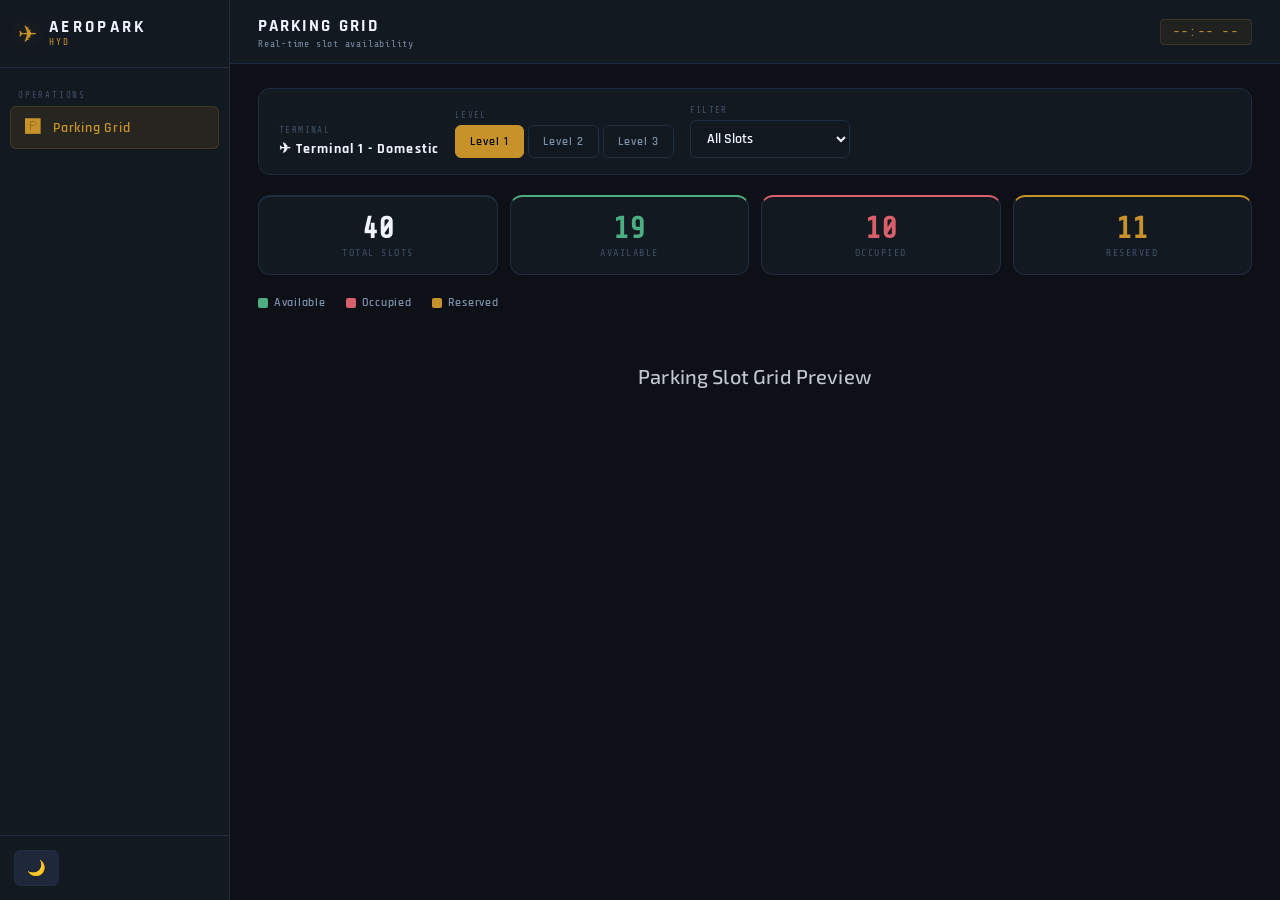
<file: Airport Parking Reservation System_V1/homepage.html>
<!DOCTYPE html>
<html lang="en" data-theme="dark">

<head>
  <meta charset="UTF-8" />
  <meta name="viewport" content="width=device-width, initial-scale=1.0" />

  <title>Aeropark Homepage</title>

  <link rel="preconnect" href="https://fonts.googleapis.com" />
  <link
    href="https://fonts.googleapis.com/css2?family=Rajdhani:wght@400;500;600;700&family=Share+Tech+Mono&family=Exo+2:wght@300;400;500;600;700&display=swap"
    rel="stylesheet" />

  <link rel="stylesheet" href="style.css" />
</head>

<body>

  <div id="appShell">

    <!-- SIDEBAR -->
    <aside id="sidebar">

      <div class="sidebar-header">
        <div class="sidebar-brand">
          <span class="sb-icon">✈</span>

          <div>
            <div class="sb-name">AEROPARK</div>
            <div class="sb-code">HYD</div>
          </div>
        </div>
      </div>

      <nav class="sidebar-nav">

        <div class="nav-section-label">OPERATIONS</div>

        <a class="nav-item active">
          <span class="nav-icon">🅿</span>
          <span class="nav-label">Parking Grid</span>
        </a>

      </nav>

      <div class="sidebar-footer">
        <button class="theme-toggle-btn">🌙</button>
      </div>

    </aside>

    <!-- MAIN CONTENT -->
    <main id="mainContent">

      <!-- TOP BAR -->
      <header id="topBar">

        <div class="topbar-left">
          <div class="page-title">PARKING GRID</div>

          <div class="page-subtitle">
            Real-time slot availability
          </div>
        </div>

        <div class="topbar-right">
          <div class="clock-widget">
            --:-- --
          </div>
        </div>

      </header>

      <!-- DASHBOARD -->
      <section id="page-dashboard" class="page-section">

        <!-- CONTROLS -->
        <div class="controls-bar">

          <div class="control-group">
            <label class="ctrl-label">TERMINAL</label>

            <div class="admin-loc-badge">
              ✈ Terminal 1 - Domestic
            </div>
          </div>

          <div class="control-group">
            <label class="ctrl-label">LEVEL</label>

            <div class="floor-tabs">
              <button class="floor-tab active">Level 1</button>
              <button class="floor-tab">Level 2</button>
              <button class="floor-tab">Level 3</button>
            </div>
          </div>

          <div class="control-group">
            <label class="ctrl-label">FILTER</label>

            <select class="ctrl-select">
              <option>All Slots</option>
              <option>Available</option>
              <option>Occupied</option>
              <option>Reserved</option>
            </select>
          </div>

        </div>

        <!-- STATS -->
        <div class="stats-strip">

          <div class="stat-tile">
            <div class="stat-num">40</div>
            <div class="stat-lbl">TOTAL SLOTS</div>
          </div>

          <div class="stat-tile stat-green">
            <div class="stat-num">19</div>
            <div class="stat-lbl">AVAILABLE</div>
          </div>

          <div class="stat-tile stat-red">
            <div class="stat-num">10</div>
            <div class="stat-lbl">OCCUPIED</div>
          </div>

          <div class="stat-tile stat-amber">
            <div class="stat-num">11</div>
            <div class="stat-lbl">RESERVED</div>
          </div>

        </div>

        <!-- LEGEND -->
        <div class="legend-bar">
          <span class="legend-item">
            <span class="leg-dot dot-available"></span>
            Available
          </span>

          <span class="legend-item">
            <span class="leg-dot dot-occupied"></span>
            Occupied
          </span>

          <span class="legend-item">
            <span class="leg-dot dot-reserved"></span>
            Reserved
          </span>
        </div>

        <!-- GRID PLACEHOLDER -->
        <div class="parking-grid-container">

          <div style="
          padding:40px;
          text-align:center;
          font-size:20px;
          opacity:0.8;
        ">
            Parking Slot Grid Preview
          </div>

        </div>

      </section>

  </div>

</body>

</html>
</file>
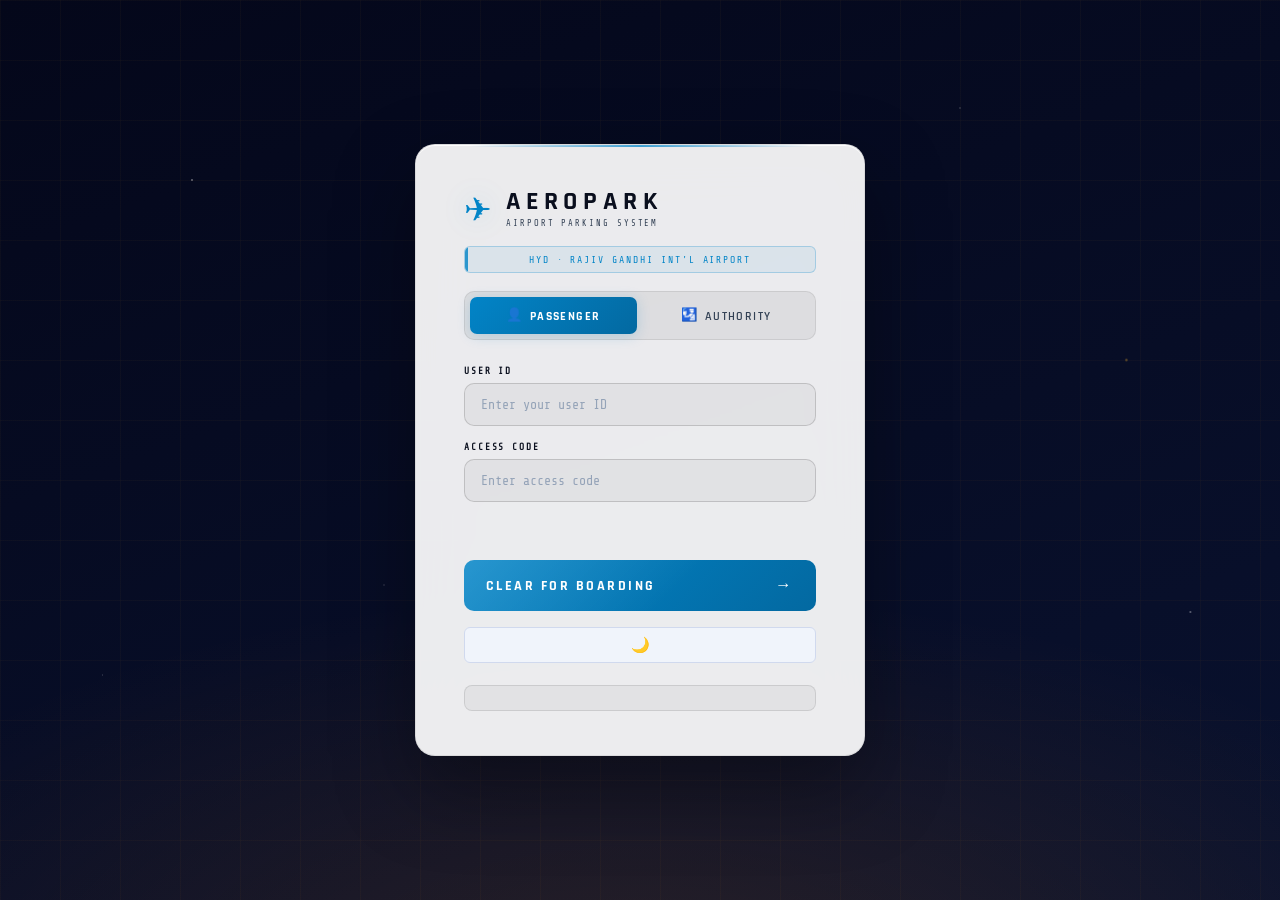
<file: Airport Parking Reservation System_V1/login.html>
<!DOCTYPE html>
<html lang="en" data-theme="light">

<head>
  <meta charset="UTF-8" />
  <meta name="viewport" content="width=device-width, initial-scale=1.0" />
  <title>Aeropark — Airport Parking Reservation</title>
  <link rel="preconnect" href="https://fonts.googleapis.com" />
  <link
    href="https://fonts.googleapis.com/css2?family=Rajdhani:wght@400;500;600;700&family=Share+Tech+Mono&family=Exo+2:wght@300;400;500;600;700&display=swap"
    rel="stylesheet" />
  <link rel="stylesheet" href="style.css" />
</head>

<body>

  <!-- ══════════════════════════════════════════════════
     PAGE TRANSITION OVERLAY
══════════════════════════════════════════════════ -->
  <div id="pageTransition"></div>

  <!-- ══════════════════════════════════════════════════
     TOAST NOTIFICATION
══════════════════════════════════════════════════ -->
  <div id="toast"></div>

  <!-- ══════════════════════════════════════════════════
     LOGIN PAGE
══════════════════════════════════════════════════ -->
  <div id="loginPage">
    <!-- Animated runway lines in background -->
    <div class="runway-bg">
      <div class="runway-line"></div>
      <div class="runway-line"></div>
      <div class="runway-line"></div>
    </div>

    <div id="loginCard">
      <!-- Logo / Branding -->
      <div class="login-brand">
        <div class="brand-icon">✈</div>
        <div class="brand-text">
          <span class="brand-name">AEROPARK</span>
          <span class="brand-sub">AIRPORT PARKING SYSTEM</span>
        </div>
      </div>

      <!-- Airport IATA code display -->
      <div class="iata-display">HYD · RAJIV GANDHI INT'L AIRPORT</div>

      <!-- Role Tabs -->
      <div class="role-tabs" role="tablist">
        <button class="role-tab active" data-role="user" role="tab">
          <span class="tab-icon">👤</span> PASSENGER
        </button>
        <button class="role-tab" data-role="admin" role="tab">
          <span class="tab-icon">🛂</span> AUTHORITY
        </button>
      </div>

      <!-- Login Form -->
      <div class="login-form">
        <div class="input-group">
          <label class="input-label">USER ID</label>
          <input type="text" id="loginUsername" class="login-input" placeholder="Enter your user ID"
            autocomplete="username" />
        </div>
        <div class="input-group">
          <label class="input-label">ACCESS CODE</label>
          <input type="password" id="loginPassword" class="login-input" placeholder="Enter access code"
            autocomplete="current-password" />
        </div>
        <div id="loginError" class="login-error"></div>
        <button id="loginBtn" class="login-btn">
          <span>CLEAR FOR BOARDING</span>
          <span class="btn-arrow">→</span>
        </button>
        <button class="theme-toggle-btn" title="Toggle Theme">🌙</button>
          </button>
      </div>

      <!-- Demo credentials hint -->
      <div id="loginDemoHint" class="demo-hint"></div>
    </div>
  </div>


</html>
</file>
<file: Airport Parking Reservation System_V1/style.css>
/*
 * ============================================================
 * Aeropark — Airport Parking Reservation System
 * style.css — Aviation-Themed Dark UI
 *
 * Design Language:
 *   - Dark aerospace palette: deep navy, carbon black, amber
 *   - Monospace/Rajdhani fonts (aviation display board feel)
 *   - Amber accents for warnings, green for available, red for occupied
 *   - Grid-based layouts with precise spacing
 * ============================================================
 */

/* ── CSS VARIABLES (Theme System) ──────────────────────────── */
:root {
  /* Core palette — dark theme (default) */
  --bg-base: #0d1117;
  --bg-surface: #131920;
  --bg-card: #182030;
  --bg-elevated: #1e2838;
  --bg-input: #111820;

  --text-primary: #f0f4ff;
  --text-secondary: #7a8fa8;
  --text-dim: #3f5068;
  --text-mono: #a8b8cc;

  /* Softened status colors — muted, not neon */
  --accent-amber: #c8922a;
  --accent-amber2: #a87020;
  --green: #4caf82;
  --green-dim: #1a3d2e;
  --red: #d95f6a;
  --red-dim: #3d1a20;
  --blue: #5b8fe0;
  --blue-dim: #1a2a4a;

  --border: #1e2d40;
  --border-glow: rgba(200, 146, 42, 0.2);

  --slot-available: #4caf82;
  --slot-occupied: #d95f6a;
  --slot-reserved: #c8922a;

  --sidebar-w: 230px;
  --topbar-h: 64px;

  --shadow: 0 4px 24px rgba(0, 0, 0, 0.5);
  --shadow-lg: 0 8px 40px rgba(0, 0, 0, 0.7);

  --radius: 6px;
  --radius-lg: 12px;

  --transition: 0.2s ease;
}

/* Light theme overrides */
[data-theme="light"] {
  --bg-base: #eef2f7;
  --bg-surface: #f8faff;
  --bg-card: #ffffff;
  --bg-elevated: #f0f4fb;
  --bg-input: #f5f8ff;

  --text-primary: #1a2340;
  --text-secondary: #4a5a7a;
  --text-dim: #8b9ab8;
  --text-mono: #2a3a60;

  --accent-amber: #e65100;
  --accent-amber2: #bf360c;

  --border: #d0d9ee;
  --border-glow: rgba(230, 81, 0, 0.2);

  --bg-input: #f5f7ff;
}

/* ── RESET & BASE ────────────────────────────────────────────── */
*,
*::before,
*::after {
  box-sizing: border-box;
  margin: 0;
  padding: 0;
}

html {
  font-size: 15px;
}

body {
  font-family: 'Exo 2', 'Rajdhani', sans-serif;
  background: var(--bg-base);
  color: var(--text-primary);
  min-height: 100vh;
  overflow-x: hidden;
  letter-spacing: 0.01em;
  font-weight: 500;
}

/* Scrollbars */
::-webkit-scrollbar {
  width: 6px;
  height: 6px;
}

::-webkit-scrollbar-track {
  background: var(--bg-base);
}

::-webkit-scrollbar-thumb {
  background: var(--border);
  border-radius: 3px;
}

/* ── ANIMATIONS ─────────────────────────────────────────────── */
@keyframes shake {

  0%,
  100% {
    transform: translateX(0);
  }

  20%,
  60% {
    transform: translateX(-6px);
  }

  40%,
  80% {
    transform: translateX(6px);
  }
}

@keyframes fadeIn {
  from {
    opacity: 0;
    transform: translateY(10px);
  }

  to {
    opacity: 1;
    transform: translateY(0);
  }
}

@keyframes slide-up {
  from {
    transform: translateY(0);
  }

  to {
    transform: translateY(-100%);
  }
}

@keyframes horizon-drift {
  0% {
    background-position: 0% 50%;
  }

  50% {
    background-position: 100% 50%;
  }

  100% {
    background-position: 0% 50%;
  }
}

@keyframes grid-scroll {
  from {
    transform: translateY(0);
  }

  to {
    transform: translateY(60px);
  }
}

@keyframes beacon-blink {

  0%,
  90%,
  100% {
    opacity: 1;
  }

  95% {
    opacity: 0.1;
  }
}

@keyframes card-arrive {
  from {
    opacity: 0;
    transform: translateY(28px) scale(0.97);
  }

  to {
    opacity: 1;
    transform: translateY(0) scale(1);
  }
}

/* ── PAGE TRANSITION ────────────────────────────────────────── */
#pageTransition {
  position: fixed;
  inset: 0;
  background: var(--bg-base);
  z-index: 9999;
  transform: translateY(100%);
  pointer-events: none;
}

#pageTransition.slide-up {
  animation: slide-up 0.4s cubic-bezier(0.4, 0, 0.2, 1) forwards;
}

/* ── TOAST ──────────────────────────────────────────────────── */
#toast {
  position: fixed;
  bottom: 24px;
  left: 50%;
  transform: translateX(-50%) translateY(80px);
  background: var(--bg-elevated);
  color: var(--text-primary);
  border: 1px solid var(--border);
  border-left: 3px solid var(--accent-amber);
  padding: 12px 24px;
  border-radius: var(--radius);
  font-family: 'Share Tech Mono', monospace;
  font-size: 0.82rem;
  letter-spacing: 0.05em;
  transition: transform 0.3s ease;
  z-index: 9998;
  max-width: 440px;
  text-align: center;
}

#toast.show {
  transform: translateX(-50%) translateY(0);
}

#toast.success {
  border-left-color: var(--green);
}

#toast.error {
  border-left-color: var(--red);
}

#toast.warning {
  border-left-color: var(--accent-amber);
}

/* ══════════════════════════════════════════════════
   LOGIN PAGE — Terminal Glass Redesign
══════════════════════════════════════════════════ */

#loginPage {
  min-height: 100vh;
  display: flex;
  align-items: center;
  justify-content: center;
  position: relative;
  overflow: hidden;

  /* Sky-at-dawn gradient — deep indigo to steel blue with a warm horizon band */
  background: linear-gradient(160deg,
      #04071a 0%,
      #080f2a 25%,
      #0a1535 45%,
      #0e1d3f 60%,
      #0d1a2e 80%,
      #060d1e 100%);
  background-size: 300% 300%;
  animation: horizon-drift 18s ease infinite;
}

/* Perspective grid floor — like an airport apron at night */
.runway-bg {
  position: absolute;
  inset: 0;
  pointer-events: none;
  overflow: hidden;
}

/* Perspective grid using a repeating SVG-like pattern via CSS */
.runway-bg::before {
  content: '';
  position: absolute;
  inset: 0;
  background-image:
    linear-gradient(rgba(200, 146, 42, 0.04) 1px, transparent 1px),
    linear-gradient(90deg, rgba(200, 146, 42, 0.04) 1px, transparent 1px);
  background-size: 60px 60px;
  animation: grid-scroll 4s linear infinite;
}

/* Horizon glow — warm amber band low on the page */
.runway-bg::after {
  content: '';
  position: absolute;
  bottom: -10%;
  left: -20%;
  right: -20%;
  height: 45%;
  background: radial-gradient(ellipse at 50% 100%, rgba(255, 140, 0, 0.13) 0%, transparent 70%);
  pointer-events: none;
}

/* Side beacon lights — replaced by new bg system */
.runway-line {
  display: none;
}

/* Floating particles / distant aircraft lights */
#loginPage::before {
  content: '';
  position: absolute;
  inset: 0;
  background-image:
    radial-gradient(1.5px 1.5px at 15% 20%, rgba(255, 255, 255, 0.55) 0%, transparent 100%),
    radial-gradient(1px 1px at 75% 12%, rgba(255, 255, 255, 0.4) 0%, transparent 100%),
    radial-gradient(2px 2px at 88% 40%, rgba(200, 146, 42, 0.5) 0%, transparent 100%),
    radial-gradient(1px 1px at 30% 65%, rgba(255, 255, 255, 0.3) 0%, transparent 100%),
    radial-gradient(1.5px 1.5px at 55% 80%, rgba(68, 138, 255, 0.5) 0%, transparent 100%),
    radial-gradient(1px 1px at 8% 75%, rgba(255, 255, 255, 0.25) 0%, transparent 100%),
    radial-gradient(1.5px 1.5px at 93% 68%, rgba(255, 255, 255, 0.45) 0%, transparent 100%);
  pointer-events: none;
  animation: beacon-blink 6s ease-in-out infinite;
}

/* Login-specific accent: icy steel instead of amber */
#loginPage {
  --login-accent: #7dd3fc;
  /* sky blue */
  --login-accent2: #38bdf8;
  /* deeper sky */
  --login-accent-glow: rgba(125, 211, 252, 0.25);
  --login-accent-soft: rgba(125, 211, 252, 0.08);
  --login-accent-border: rgba(125, 211, 252, 0.2);
}

/* Glass card — near-black charcoal so it pops against the blue bg */
#loginCard {
  background: rgba(10, 11, 14, 0.82);
  backdrop-filter: blur(28px) saturate(1.2);
  -webkit-backdrop-filter: blur(28px) saturate(1.2);
  border: 1px solid rgba(255, 255, 255, 0.09);
  border-bottom: 1px solid rgba(255, 255, 255, 0.03);
  border-radius: 20px;
  padding: 44px 48px;
  width: 100%;
  max-width: 450px;
  position: relative;
  z-index: 1;
  box-shadow:
    0 32px 80px rgba(0, 0, 0, 0.75),
    0 0 0 1px rgba(125, 211, 252, 0.05),
    inset 0 1px 0 rgba(255, 255, 255, 0.06);
  animation: card-arrive 0.7s cubic-bezier(0.22, 1, 0.36, 1) both;
}

/* Thin icy top accent line */
#loginCard::before {
  content: '';
  position: absolute;
  top: 0;
  left: 12%;
  right: 12%;
  height: 2px;
  background: linear-gradient(90deg, transparent, var(--login-accent), transparent);
  border-radius: 0 0 4px 4px;
  opacity: 0.75;
}

/* Light mode: white card on the same dark-sky bg */
[data-theme="light"] #loginPage {
  --login-accent: #0284c7;
  --login-accent2: #0369a1;
  --login-accent-glow: rgba(2, 132, 199, 0.2);
  --login-accent-soft: rgba(2, 132, 199, 0.07);
  --login-accent-border: rgba(2, 132, 199, 0.25);
}

[data-theme="light"] #loginCard {
  background: rgba(255, 255, 255, 0.92);
  border: 1px solid rgba(0, 0, 0, 0.08);
  box-shadow:
    0 32px 80px rgba(0, 0, 0, 0.35),
    inset 0 1px 0 rgba(255, 255, 255, 0.9);
}

[data-theme="light"] #loginCard::before {
  background: linear-gradient(90deg, transparent, var(--login-accent), transparent);
}

[data-theme="light"] .brand-name {
  color: #0a0f1e;
}

[data-theme="light"] .brand-sub {
  color: #334155;
}

[data-theme="light"] .iata-display {
  color: var(--login-accent);
  background: var(--login-accent-soft);
  border-color: var(--login-accent-border);
}

[data-theme="light"] .iata-display::before {
  background: var(--login-accent);
}

[data-theme="light"] .role-tabs {
  background: rgba(0, 0, 0, 0.06);
  border-color: rgba(0, 0, 0, 0.08);
}

[data-theme="light"] .role-tab {
  color: #334155;
}

[data-theme="light"] .role-tab:hover {
  background: rgba(0, 0, 0, 0.06);
  color: #0a0f1e;
}

[data-theme="light"] .role-tab.active {
  background: linear-gradient(135deg, var(--login-accent) 0%, var(--login-accent2) 100%);
  color: #fff;
}

[data-theme="light"] .input-label {
  color: #0a0f1e;
  font-weight: 600;
}

[data-theme="light"] .login-input {
  background: rgba(0, 0, 0, 0.04);
  border-color: rgba(0, 0, 0, 0.15);
  color: #0a0f1e;
}

[data-theme="light"] .login-input::placeholder {
  color: #94a3b8;
}

[data-theme="light"] .login-input:focus {
  background: var(--login-accent-soft);
  border-color: var(--login-accent);
  box-shadow: 0 0 0 3px var(--login-accent-glow);
}

[data-theme="light"] .login-btn {
  background: linear-gradient(135deg, var(--login-accent) 0%, var(--login-accent2) 100%);
  color: #fff;
}

[data-theme="light"] .login-btn:hover {
  box-shadow: 0 6px 28px rgba(2, 132, 199, 0.4);
}

[data-theme="light"] .demo-hint {
  background: rgba(0, 0, 0, 0.04);
  border-color: rgba(0, 0, 0, 0.1);
  color: #334155;
}

[data-theme="light"] .demo-hint code {
  color: var(--login-accent);
  background: var(--login-accent-soft);
}

/* Brand */
.login-brand {
  display: flex;
  align-items: center;
  gap: 14px;
  margin-bottom: 6px;
}

.brand-icon {
  font-size: 2.2rem;
  color: var(--login-accent);
  line-height: 1;
  filter: drop-shadow(0 0 14px var(--login-accent-glow));
}

.brand-name {
  display: block;
  font-family: 'Rajdhani', sans-serif;
  font-size: 1.75rem;
  font-weight: 700;
  letter-spacing: 0.22em;
  color: #fff;
  line-height: 1;
}

.brand-sub {
  display: block;
  font-family: 'Share Tech Mono', monospace;
  font-size: 0.58rem;
  letter-spacing: 0.22em;
  color: rgba(255, 255, 255, 0.3);
  margin-top: 3px;
  text-transform: uppercase;
}

/* IATA display */
.iata-display {
  font-family: 'Share Tech Mono', monospace;
  font-size: 0.65rem;
  letter-spacing: 0.2em;
  color: var(--login-accent);
  text-align: center;
  background: var(--login-accent-soft);
  border: 1px solid var(--login-accent-border);
  border-radius: 6px;
  padding: 7px 14px;
  margin: 18px 0;
  text-transform: uppercase;
  position: relative;
  overflow: hidden;
}

.iata-display::before {
  content: '';
  position: absolute;
  left: 0;
  top: 0;
  bottom: 0;
  width: 3px;
  background: var(--login-accent);
  opacity: 0.8;
}

/* Role Tabs */
.role-tabs {
  display: flex;
  gap: 6px;
  margin-bottom: 26px;
  background: rgba(0, 0, 0, 0.4);
  padding: 5px;
  border-radius: 10px;
  border: 1px solid rgba(255, 255, 255, 0.06);
}

.role-tab {
  flex: 1;
  background: transparent;
  border: none;
  color: rgba(255, 255, 255, 0.35);
  font-family: 'Rajdhani', sans-serif;
  font-size: 0.83rem;
  font-weight: 600;
  letter-spacing: 0.12em;
  padding: 10px 12px;
  border-radius: 7px;
  cursor: pointer;
  transition: all 0.25s ease;
  display: flex;
  align-items: center;
  justify-content: center;
  gap: 6px;
  text-transform: uppercase;
}

.role-tab:hover {
  background: rgba(255, 255, 255, 0.07);
  color: rgba(255, 255, 255, 0.7);
}

.role-tab.active {
  background: linear-gradient(135deg, var(--login-accent) 0%, var(--login-accent2) 100%);
  color: #000;
  font-weight: 700;
  box-shadow: 0 2px 14px var(--login-accent-glow);
}

.tab-icon {
  font-size: 0.88rem;
}

/* Login Form */
.login-form {
  display: flex;
  flex-direction: column;
  gap: 16px;
}

.input-group {
  display: flex;
  flex-direction: column;
  gap: 7px;
}

.input-label {
  font-family: 'Share Tech Mono', monospace;
  font-size: 0.63rem;
  letter-spacing: 0.2em;
  color: rgba(255, 255, 255, 0.35);
  text-transform: uppercase;
  font-weight: 500;
}

.login-input {
  background: rgba(255, 255, 255, 0.05);
  border: 1px solid rgba(255, 255, 255, 0.1);
  border-radius: 10px;
  color: #fff;
  font-family: 'Share Tech Mono', monospace;
  font-size: 0.88rem;
  padding: 13px 16px;
  outline: none;
  transition: border-color 0.2s ease, box-shadow 0.2s ease, background 0.2s ease;
  width: 100%;
}

.login-input::placeholder {
  color: rgba(255, 255, 255, 0.18);
  font-weight: 500;
}

.login-input:focus {
  background: var(--login-accent-soft);
  border-color: var(--login-accent2);
  box-shadow: 0 0 0 3px var(--login-accent-glow);
}

.login-error {
  min-height: 20px;
  font-family: 'Share Tech Mono', monospace;
  font-size: 0.72rem;
  color: var(--red);
  letter-spacing: 0.06em;
}

/* CTA Button */
.login-btn {
  display: flex;
  align-items: center;
  justify-content: space-between;
  background: linear-gradient(135deg, var(--login-accent) 0%, var(--login-accent2) 100%);
  color: #000;
  border: none;
  border-radius: 10px;
  font-family: 'Rajdhani', sans-serif;
  font-size: 0.92rem;
  font-weight: 700;
  letter-spacing: 0.18em;
  padding: 15px 22px;
  cursor: pointer;
  transition: all 0.25s ease;
  margin-top: 6px;
  text-transform: uppercase;
  position: relative;
  overflow: hidden;
}

.login-btn::after {
  content: '';
  position: absolute;
  inset: 0;
  background: linear-gradient(135deg, rgba(255, 255, 255, 0.15) 0%, transparent 60%);
  pointer-events: none;
}

.login-btn:hover {
  transform: translateY(-2px);
  box-shadow: 0 6px 28px var(--login-accent-glow), 0 2px 8px rgba(0, 0, 0, 0.3);
}

.login-btn:active {
  transform: translateY(0);
}

.btn-arrow {
  font-size: 1.1rem;
  transition: transform 0.2s ease;
}

.login-btn:hover .btn-arrow {
  transform: translateX(4px);
}

/* Demo hint */
.demo-hint {
  margin-top: 22px;
  font-family: 'Share Tech Mono', monospace;
  font-size: 0.64rem;
  color: rgba(255, 255, 255, 0.22);
  line-height: 2;
  text-align: center;
  padding: 12px 16px;
  background: rgba(255, 255, 255, 0.03);
  border-radius: 8px;
  border: 1px solid rgba(255, 255, 255, 0.06);
  letter-spacing: 0.08em;
}

.demo-hint code {
  color: var(--login-accent);
  background: var(--login-accent-soft);
  padding: 1px 6px;
  border-radius: 3px;
  letter-spacing: 0.05em;
}

/* ══════════════════════════════════════════════════
   APP SHELL (Sidebar + Main)
══════════════════════════════════════════════════ */
#appShell {
  display: flex;
  min-height: 100vh;
}

#appShell.hidden {
  display: none;
}

#appShell.visible {
  animation: fadeIn 0.4s ease;
}

/* ── SIDEBAR ──────────────────────────────────────────────── */
#sidebar {
  width: var(--sidebar-w);
  min-height: 100vh;
  background: var(--bg-surface);
  border-right: 1px solid var(--border);
  display: flex;
  flex-direction: column;
  position: fixed;
  top: 0;
  left: 0;
  z-index: 100;
  transition: transform var(--transition);
}

.sidebar-header {
  padding: 20px 18px;
  border-bottom: 1px solid var(--border);
}

.sidebar-brand {
  display: flex;
  align-items: center;
  gap: 12px;
}

.sb-icon {
  font-size: 1.5rem;
  color: var(--accent-amber);
  filter: drop-shadow(0 0 8px rgba(200, 146, 42, 0.25));
}

.sb-name {
  font-family: 'Rajdhani', sans-serif;
  font-size: 1.1rem;
  font-weight: 700;
  letter-spacing: 0.2em;
  color: var(--text-primary);
  line-height: 1;
}

.sb-code {
  font-family: 'Share Tech Mono', monospace;
  font-size: 0.62rem;
  letter-spacing: 0.2em;
  color: var(--accent-amber);
}

/* Sidebar Nav */
.sidebar-nav {
  flex: 1;
  padding: 10px 10px;
  overflow-y: auto;
  display: flex;
  flex-direction: column;
  gap: 2px;
}

.nav-section-label {
  font-family: 'Share Tech Mono', monospace;
  font-size: 0.6rem;
  letter-spacing: 0.2em;
  color: var(--text-dim);
  padding: 12px 8px 4px;
}

.nav-item {
  display: flex;
  align-items: center;
  gap: 10px;
  padding: 11px 12px;
  border-radius: var(--radius);
  cursor: pointer;
  text-decoration: none;
  color: var(--text-secondary);
  font-family: 'Rajdhani', sans-serif;
  font-size: 0.9rem;
  font-weight: 600;
  letter-spacing: 0.06em;
  transition: all var(--transition);
  border: 1px solid transparent;
}

.nav-item:hover {
  background: var(--bg-elevated);
  color: var(--text-primary);
}

.nav-item.active {
  background: rgba(200, 146, 42, 0.1);
  color: var(--accent-amber);
  border-color: rgba(200, 146, 42, 0.18);
}

.nav-icon {
  font-size: 1rem;
  width: 20px;
  text-align: center;
}

.nav-label {
  flex: 1;
}

.sidebar-footer {
  padding: 14px;
  border-top: 1px solid var(--border);
  display: flex;
  gap: 8px;
  align-items: center;
}

.theme-toggle-btn {
  background: var(--bg-elevated);
  border: 1px solid var(--border);
  border-radius: var(--radius);
  padding: 8px 12px;
  cursor: pointer;
  font-size: 1rem;
  transition: all var(--transition);
  color: var(--text-primary);
}

.theme-toggle-btn:hover {
  border-color: var(--accent-amber);
}

/* ── MAIN CONTENT ──────────────────────────────────────────── */
#mainContent {
  flex: 1;
  margin-left: var(--sidebar-w);
  display: flex;
  flex-direction: column;
  min-height: 100vh;
  background: var(--bg-base);
}

/* Top Bar */
#topBar {
  height: var(--topbar-h);
  background: var(--bg-surface);
  border-bottom: 1px solid var(--border);
  display: flex;
  align-items: center;
  justify-content: space-between;
  padding: 0 28px;
  position: sticky;
  top: 0;
  z-index: 50;
}

.topbar-left {
  display: flex;
  flex-direction: column;
}

.page-title {
  font-family: 'Rajdhani', sans-serif;
  font-size: 1.15rem;
  font-weight: 700;
  letter-spacing: 0.12em;
  color: var(--text-primary);
}

.page-subtitle {
  font-family: 'Share Tech Mono', monospace;
  font-size: 0.65rem;
  letter-spacing: 0.08em;
  color: var(--text-secondary);
  margin-top: 1px;
}

.topbar-right {
  display: flex;
  align-items: center;
  gap: 10px;
}

.clock-widget {
  font-family: 'Share Tech Mono', monospace;
  font-size: 0.85rem;
  color: var(--accent-amber);
  background: rgba(200, 146, 42, 0.08);
  border: 1px solid rgba(200, 146, 42, 0.15);
  border-radius: 4px;
  padding: 5px 12px;
  letter-spacing: 0.1em;
}

/* Page Sections */
.page-section {
  padding: 24px 28px;
  flex: 1;
  animation: fadeIn 0.3s ease;
}

.page-section.hidden {
  display: none;
}

.page-section.visible {
  display: block;
}

/* ── CONTROLS BAR ─────────────────────────────────────────── */
.controls-bar {
  display: flex;
  align-items: flex-end;
  flex-wrap: wrap;
  gap: 16px;
  margin-bottom: 20px;
  padding: 16px 20px;
  background: var(--bg-surface);
  border: 1px solid var(--border);
  border-radius: var(--radius-lg);
}

.control-group {
  display: flex;
  flex-direction: column;
  gap: 5px;
}

.ctrl-label {
  font-family: 'Share Tech Mono', monospace;
  font-size: 0.62rem;
  letter-spacing: 0.15em;
  color: var(--text-dim);
}

.ctrl-select {
  background: var(--bg-input);
  border: 1px solid var(--border);
  border-radius: var(--radius);
  color: var(--text-primary);
  font-family: 'Rajdhani', sans-serif;
  font-size: 0.9rem;
  font-weight: 600;
  padding: 8px 12px;
  cursor: pointer;
  outline: none;
  min-width: 160px;
  transition: border-color var(--transition);
}

.ctrl-select:focus {
  border-color: var(--accent-amber);
}

.floor-tabs {
  display: flex;
  gap: 4px;
}

.floor-tab {
  background: var(--bg-input);
  border: 1px solid var(--border);
  border-radius: var(--radius);
  color: var(--text-secondary);
  font-family: 'Rajdhani', sans-serif;
  font-size: 0.82rem;
  font-weight: 600;
  letter-spacing: 0.08em;
  padding: 8px 14px;
  cursor: pointer;
  transition: all var(--transition);
}

.floor-tab:hover {
  border-color: var(--accent-amber);
  color: var(--text-primary);
}

.floor-tab.active {
  background: var(--accent-amber);
  border-color: var(--accent-amber);
  color: #000;
}

.admin-loc-badge {
  font-family: 'Rajdhani', sans-serif;
  font-size: 0.9rem;
  font-weight: 700;
  letter-spacing: 0.08em;
}

/* ── STATS STRIP ──────────────────────────────────────────── */
.stats-strip {
  display: grid;
  grid-template-columns: repeat(4, 1fr);
  gap: 12px;
  margin-bottom: 20px;
}

.stat-tile {
  background: var(--bg-surface);
  border: 1px solid var(--border);
  border-top: 2px solid var(--border);
  border-radius: var(--radius-lg);
  padding: 16px 20px;
  text-align: center;
  transition: all var(--transition);
}

.stat-tile:hover {
  transform: translateY(-2px);
  box-shadow: var(--shadow);
}

.stat-tile.stat-green {
  border-top-color: var(--green);
}

.stat-tile.stat-red {
  border-top-color: var(--red);
}

.stat-tile.stat-amber {
  border-top-color: var(--accent-amber);
}

.stat-num {
  font-family: 'Share Tech Mono', monospace;
  font-size: 2rem;
  font-weight: 700;
  color: var(--text-primary);
  line-height: 1;
  margin-bottom: 4px;
}

.stat-green .stat-num {
  color: var(--green);
}

.stat-red .stat-num {
  color: var(--red);
}

.stat-amber .stat-num {
  color: var(--accent-amber);
}

.stat-lbl {
  font-family: 'Share Tech Mono', monospace;
  font-size: 10px;
  letter-spacing: 0.15em;
  color: var(--text-dim);
}

/* ── LEGEND BAR ──────────────────────────────────────────── */
.legend-bar {
  display: flex;
  gap: 20px;
  margin-bottom: 14px;
}

.legend-item {
  display: flex;
  align-items: center;
  gap: 6px;
  font-family: 'Rajdhani', sans-serif;
  font-size: 0.82rem;
  font-weight: 600;
  letter-spacing: 0.06em;
  color: var(--text-secondary);
}

.leg-dot {
  width: 10px;
  height: 10px;
  border-radius: 2px;
}

.dot-available {
  background: var(--slot-available);
}

.dot-occupied {
  background: var(--slot-occupied);
}

.dot-reserved {
  background: var(--slot-reserved);
}

/* ── PARKING GRID ────────────────────────────────────────── */
.parking-grid-container {
  display: flex;
  flex-direction: column;
  gap: 24px;
}

.section-header-row {
  display: flex;
  align-items: center;
  gap: 10px;
  margin-bottom: 12px;
  padding-bottom: 10px;
  border-bottom: 1px solid var(--border);
}

.section-icon {
  font-size: 1.3rem;
}

.section-title {
  font-family: 'Rajdhani', sans-serif;
  font-size: 1rem;
  font-weight: 700;
  letter-spacing: 0.12em;
  color: var(--text-primary);
}

.section-count {
  margin-left: auto;
  font-family: 'Share Tech Mono', monospace;
  font-size: 0.72rem;
  color: var(--green);
  background: rgba(76, 175, 130, 0.07);
  border: 1px solid rgba(76, 175, 130, 0.15);
  border-radius: 4px;
  padding: 3px 8px;
}

.parking-grid {
  display: grid;
  grid-template-columns: repeat(auto-fill, minmax(88px, 1fr));
  gap: 8px;
}

/* Slot Card */
.slot {
  aspect-ratio: 1;
  border: 1px solid var(--border);
  border-radius: var(--radius);
  display: flex;
  flex-direction: column;
  align-items: center;
  justify-content: center;
  gap: 3px;
  cursor: pointer;
  position: relative;
  transition: all var(--transition);
  background: var(--bg-surface);
  overflow: visible;
}

.slot:hover {
  transform: translateY(-3px);
  z-index: 50;
}

/* Slot status colors */
.slot-available {
  border-color: rgba(76, 175, 130, 0.25);
  background: rgba(76, 175, 130, 0.04);
}

.slot-available:hover {
  border-color: var(--green);
  box-shadow: 0 0 16px rgba(76, 175, 130, 0.2);
}

.slot-occupied {
  border-color: rgba(217, 95, 106, 0.25);
  background: rgba(217, 95, 106, 0.04);
}

.slot-occupied:hover {
  border-color: var(--red);
  box-shadow: 0 0 16px rgba(217, 95, 106, 0.2);
}

.slot-reserved {
  border-color: rgba(200, 146, 42, 0.25);
  background: rgba(200, 146, 42, 0.04);
}

.slot-reserved:hover {
  border-color: var(--accent-amber);
  box-shadow: 0 0 16px rgba(200, 146, 42, 0.18);
}

.slot-icon {
  font-size: 1.1rem;
}

.slot-id {
  font-family: 'Share Tech Mono', monospace;
  font-size: 0.62rem;
  letter-spacing: 0.08em;
  color: var(--text-secondary);
}

.slot-badge {
  font-family: 'Share Tech Mono', monospace;
  font-size: 0.55rem;
  letter-spacing: 0.08em;
  padding: 1px 5px;
  border-radius: 2px;
}

.badge-available {
  background: rgba(76, 175, 130, 0.15);
  color: var(--green);
  font-size: 10px;
}

.badge-occupied {
  background: rgba(217, 95, 106, 0.15);
  color: var(--red);
  font-size: 10px;
}

.badge-reserved {
  background: rgba(200, 146, 42, 0.15);
  color: var(--accent-amber);
  font-size: 10px;
}

/* Slot Popup */
.slot-popup {
  position: absolute;
  bottom: calc(100% + 10px);
  left: 50%;
  transform: translateX(-50%);
  background: var(--bg-elevated);
  border: 1px solid var(--border);
  border-top: 2px solid var(--accent-amber);
  border-radius: var(--radius-lg);
  padding: 14px 16px;
  min-width: 200px;
  width: max-content;
  max-width: 240px;
  z-index: 999;
  opacity: 0;
  pointer-events: none;
  transition: opacity 0.18s ease, transform 0.18s ease;
  box-shadow: 0 12px 40px rgba(0, 0, 0, 0.5), 0 2px 8px rgba(0, 0, 0, 0.3);
  will-change: transform;
}

/* Invisible hover bridge — fills gap so mouse can travel to popup */
.slot-popup::after {
  content: '';
  position: absolute;
  bottom: -12px;
  left: 0;
  right: 0;
  height: 12px;
}

.popup-title {
  font-family: 'Rajdhani', sans-serif;
  font-size: 0.9rem;
  font-weight: 700;
  letter-spacing: 0.1em;
  color: var(--text-primary);
  margin-bottom: 8px;
  padding-bottom: 6px;
  border-bottom: 1px solid var(--border);
}

.popup-row {
  display: flex;
  justify-content: space-between;
  gap: 8px;
  font-size: 0.75rem;
  margin-bottom: 4px;
}

.popup-lbl {
  font-family: 'Share Tech Mono', monospace;
  font-size: 0.68rem;
  letter-spacing: 0.05em;
  color: var(--text-dim);
}

.popup-val {
  font-family: 'Share Tech Mono', monospace;
  font-size: 0.72rem;
  color: var(--text-secondary);
}

.popup-actions {
  margin-top: 10px;
  display: flex;
  flex-direction: column;
  gap: 4px;
}

.slot-unavail-note {
  font-family: 'Share Tech Mono', monospace;
  font-size: 0.65rem;
  color: var(--text-dim);
  text-align: center;
  padding: 6px;
}

/* Ensure the parking grid and its parents never clip */
.parking-grid,
.parking-grid-container,
.vehicle-section {
  overflow: visible !important;
}

/* ══════════════════════════════════════════════════
   HIDDEN / VISIBILITY HELPERS
══════════════════════════════════════════════════ */
.hidden {
  display: none !important;
}

/* ══════════════════════════════════════════════════
   RESPONSIVE
══════════════════════════════════════════════════ */
@media (max-width: 900px) {
  #sidebar {
    transform: translateX(-100%);
  }

  #sidebar.open {
    transform: translateX(0);
    box-shadow: var(--shadow-lg);
  }

  #mainContent {
    margin-left: 0;
  }

  .stats-strip {
    grid-template-columns: repeat(2, 1fr);
  }

  .page-section {
    padding: 16px;
  }

  #loginCard {
    padding: 32px 28px;
    margin: 16px;
    border-radius: 16px;
  }
}

@media (max-width: 600px) {
  .stats-strip {
    grid-template-columns: repeat(2, 1fr);
  }

  .controls-bar {
    gap: 10px;
  }

  .parking-grid {
    grid-template-columns: repeat(auto-fill, minmax(72px, 1fr));
  }
}
</file>
